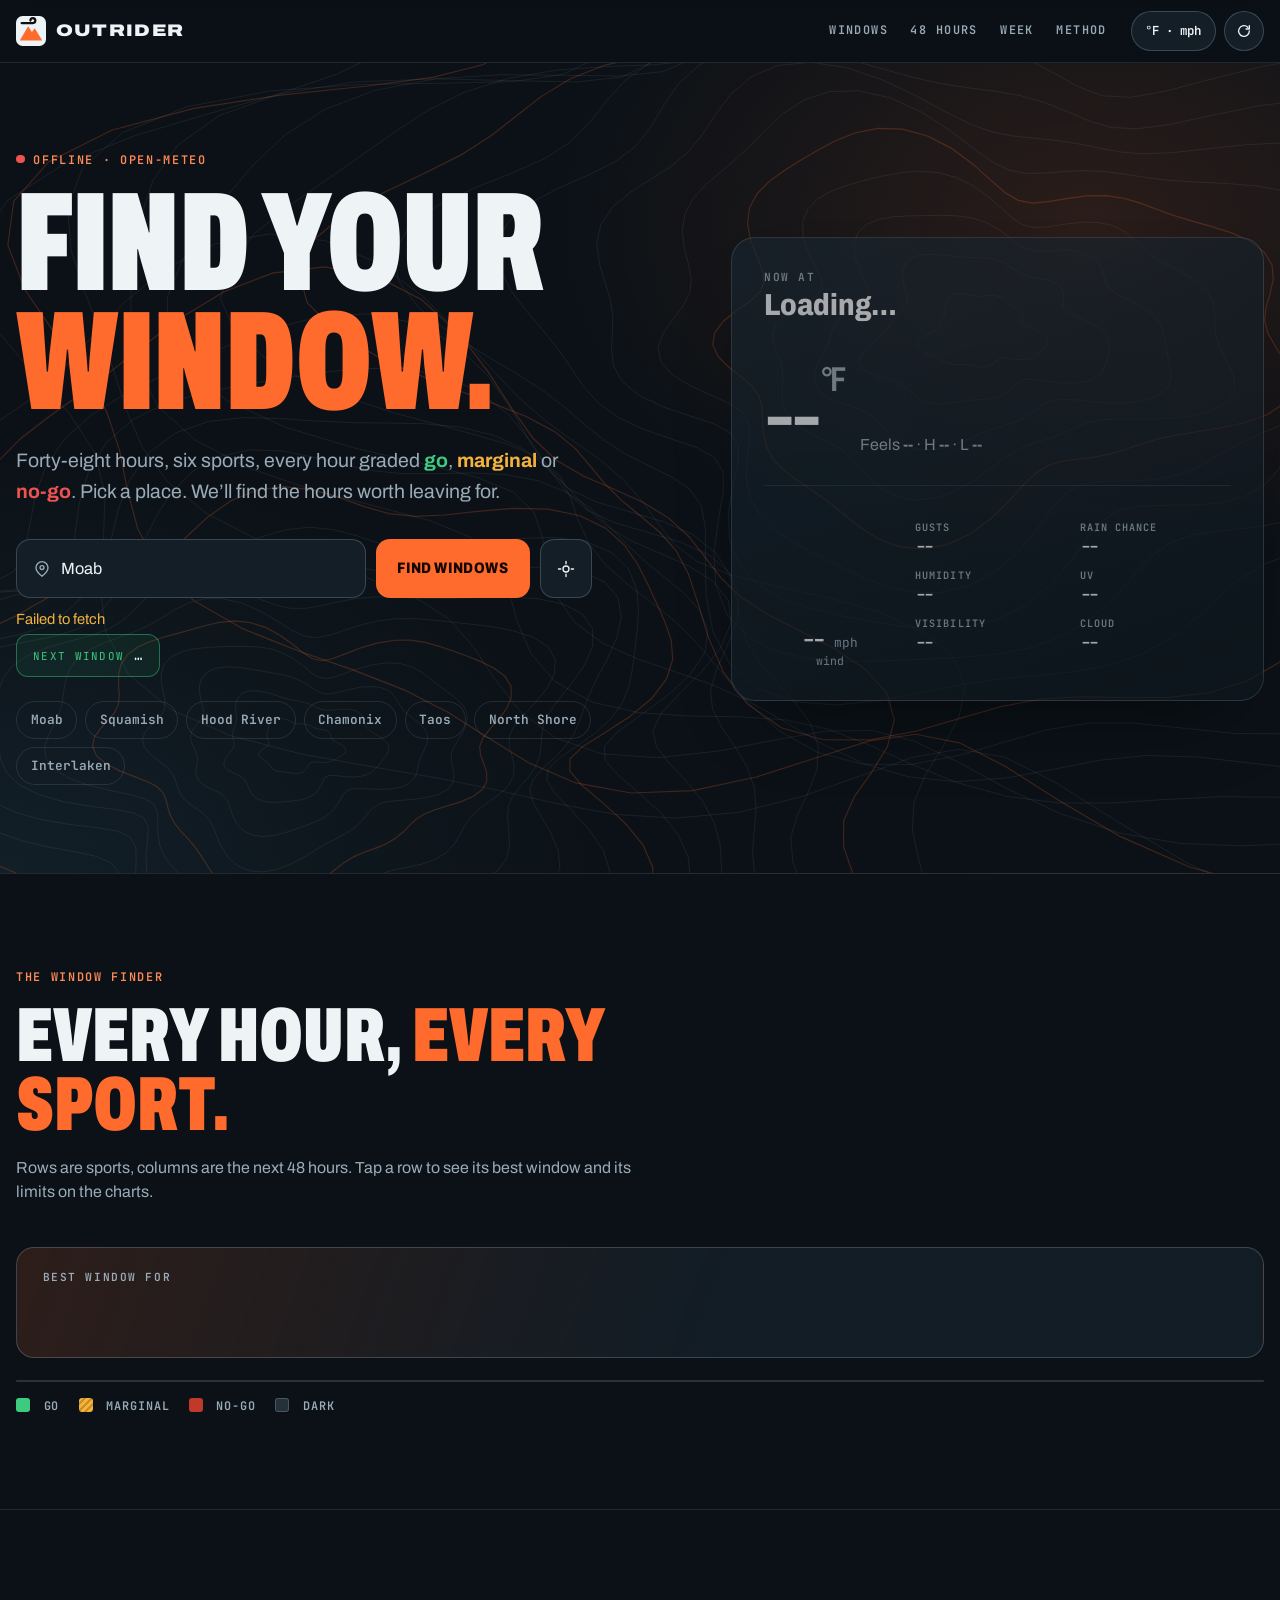
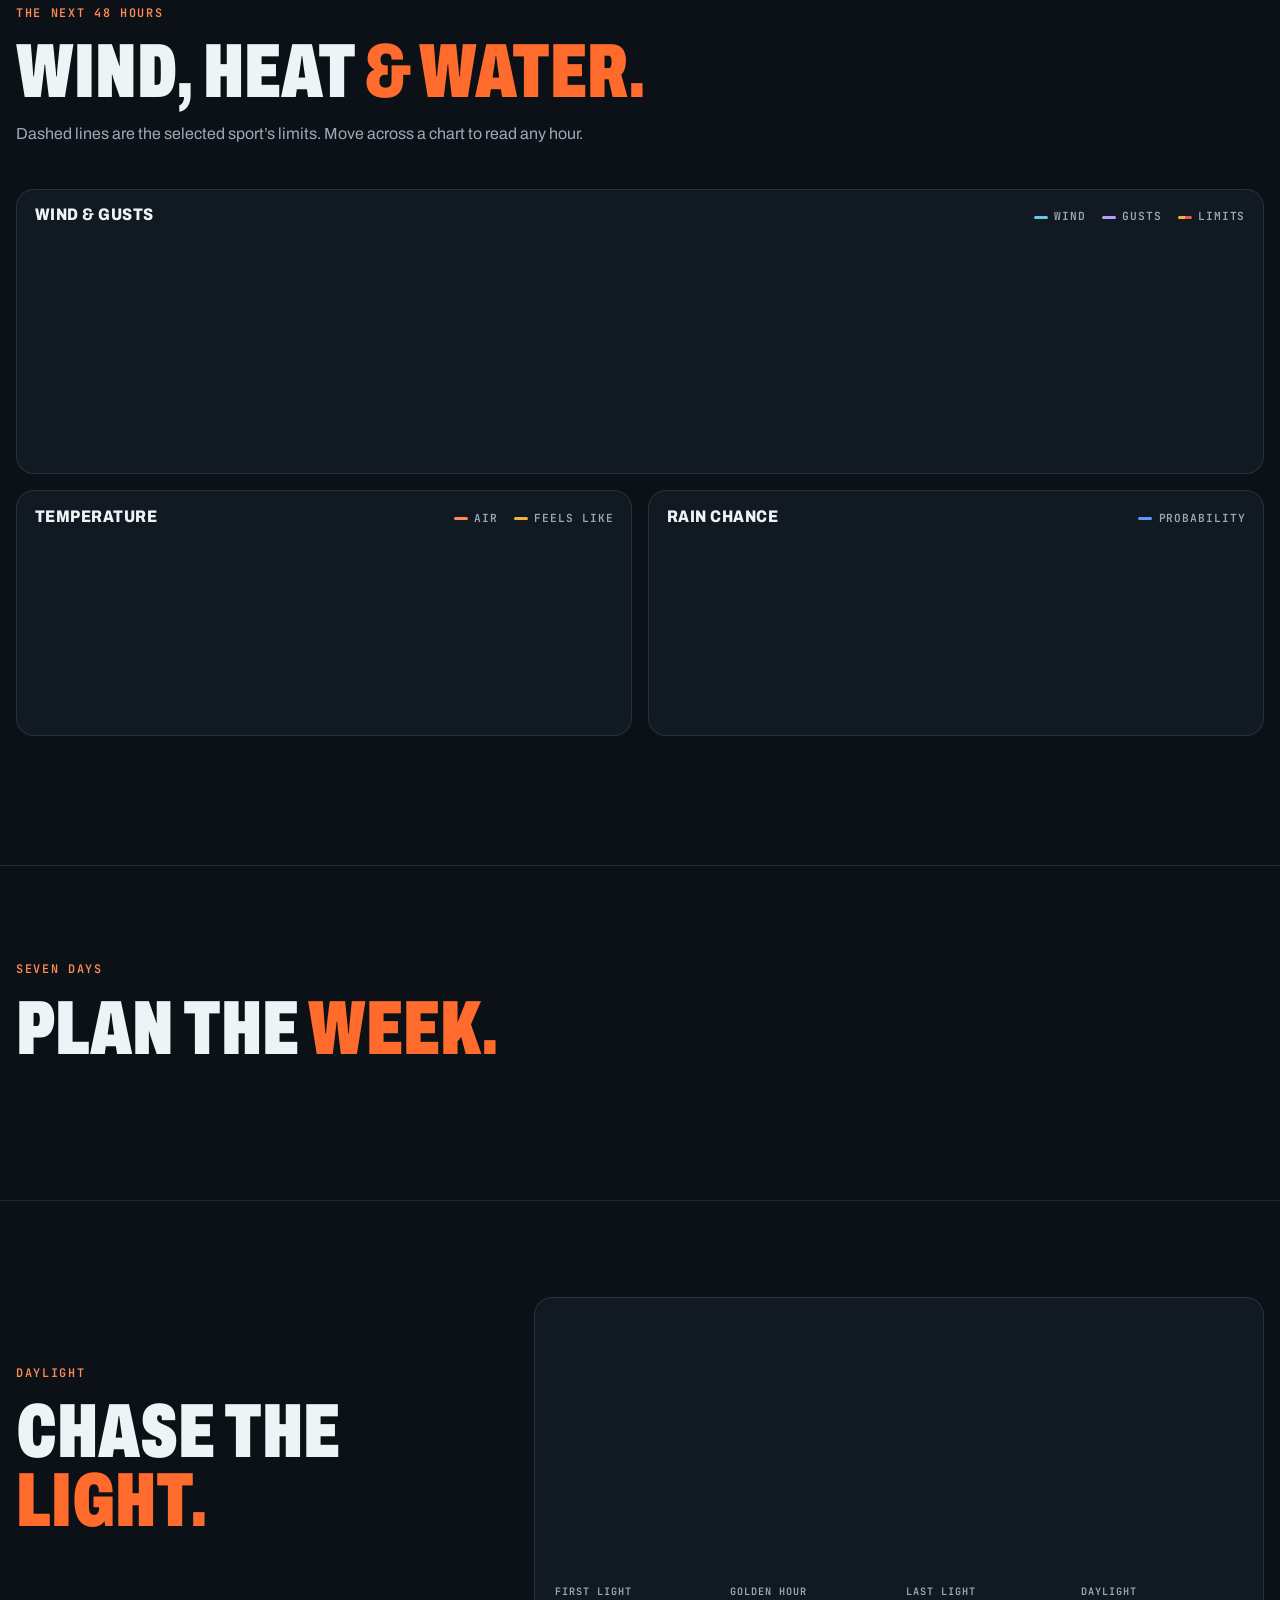
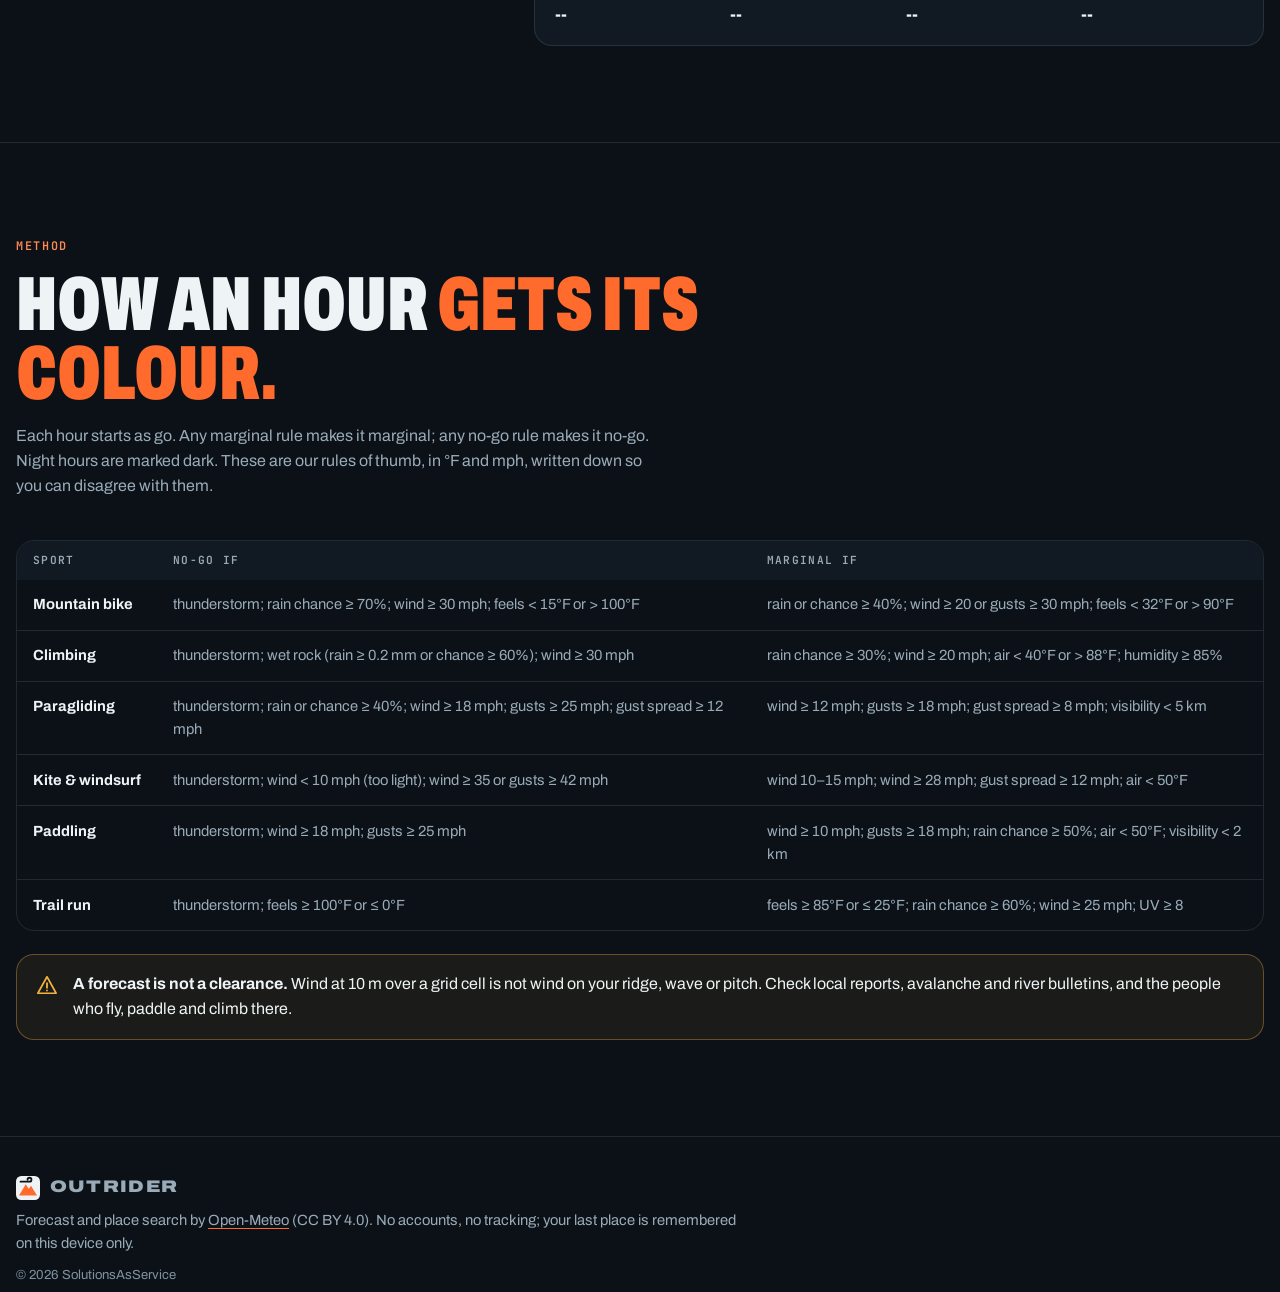
<file: index.html>
<!doctype html>
<html lang="en">
<head>
<meta charset="utf-8">
<meta name="viewport" content="width=device-width, initial-scale=1">
<title>Outrider</title>
<meta http-equiv="refresh" content="0; url=site/index.html">
<link rel="icon" href="site/favicon.svg" type="image/svg+xml">
<link rel="canonical" href="site/index.html">
</head>
<body>
<p><a href="site/index.html">Outrider — weather windows for outdoor sports</a></p>
</body>
</html>
</file>
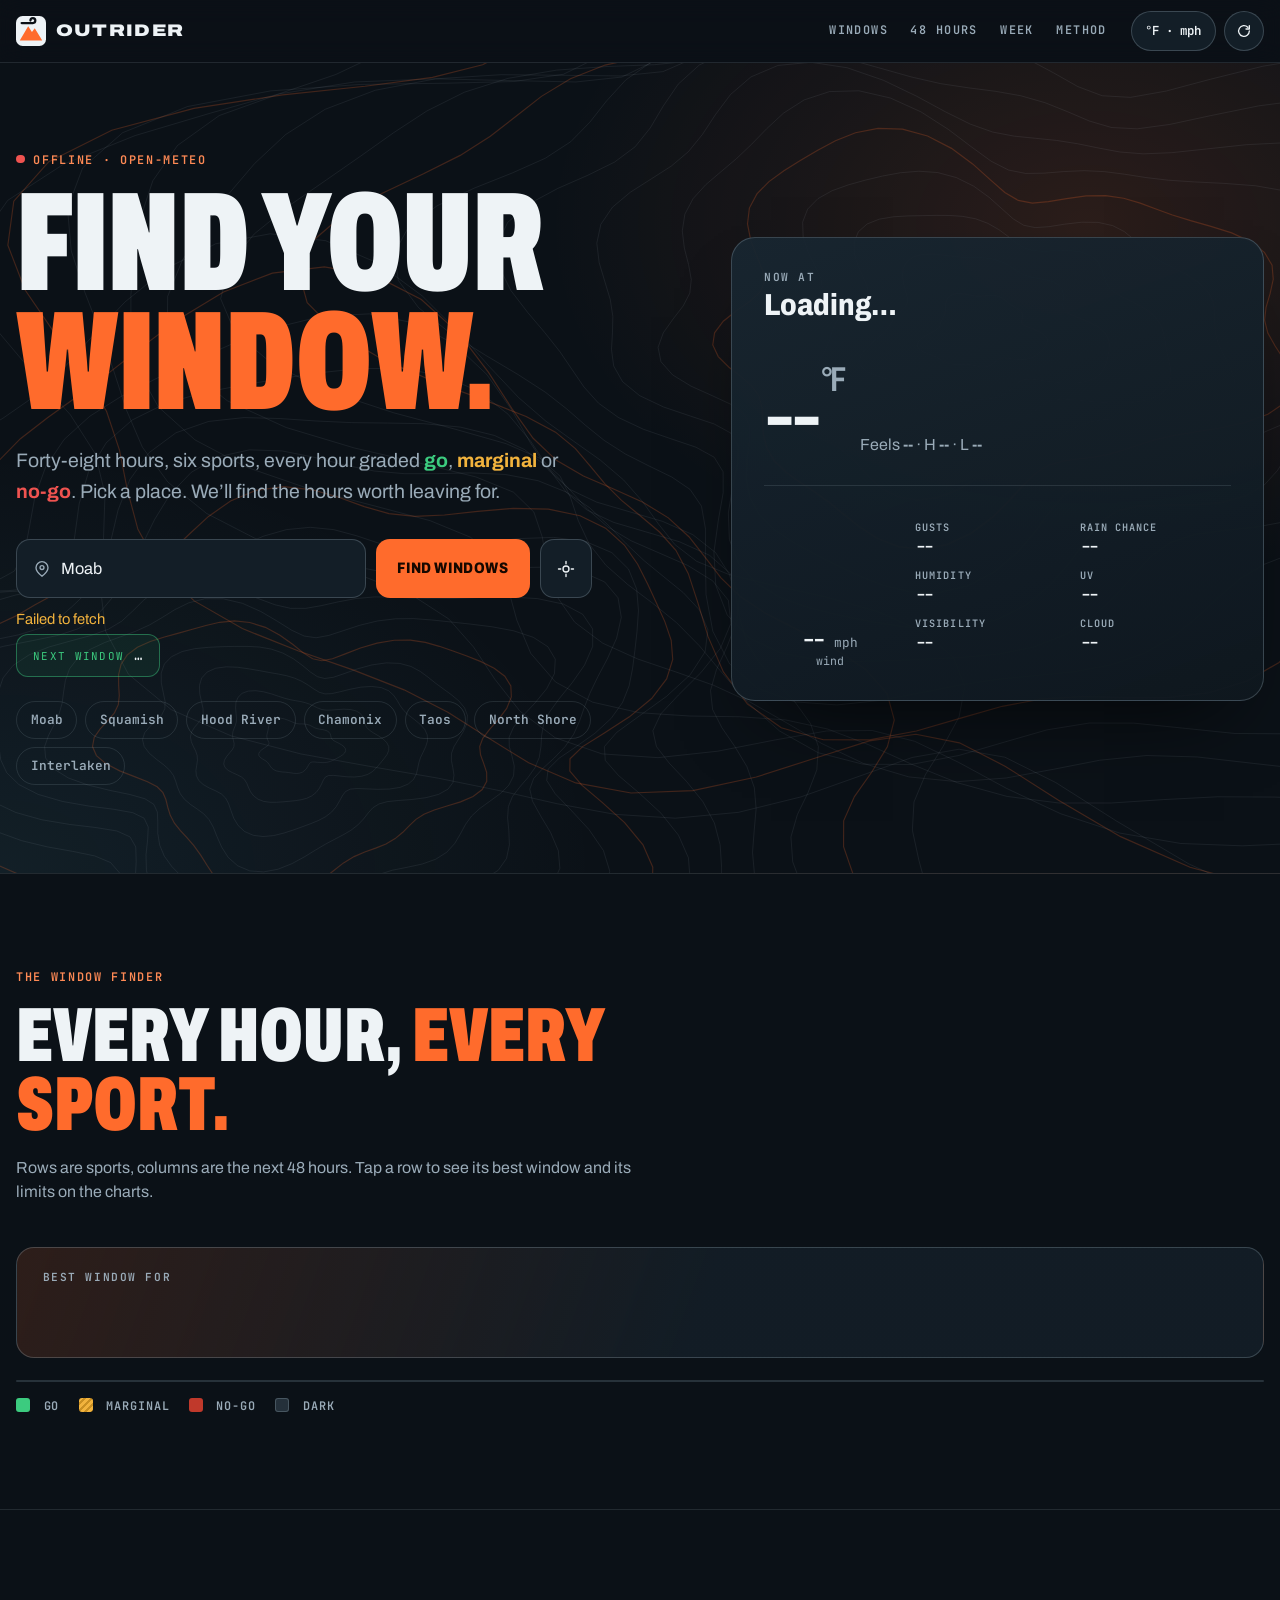
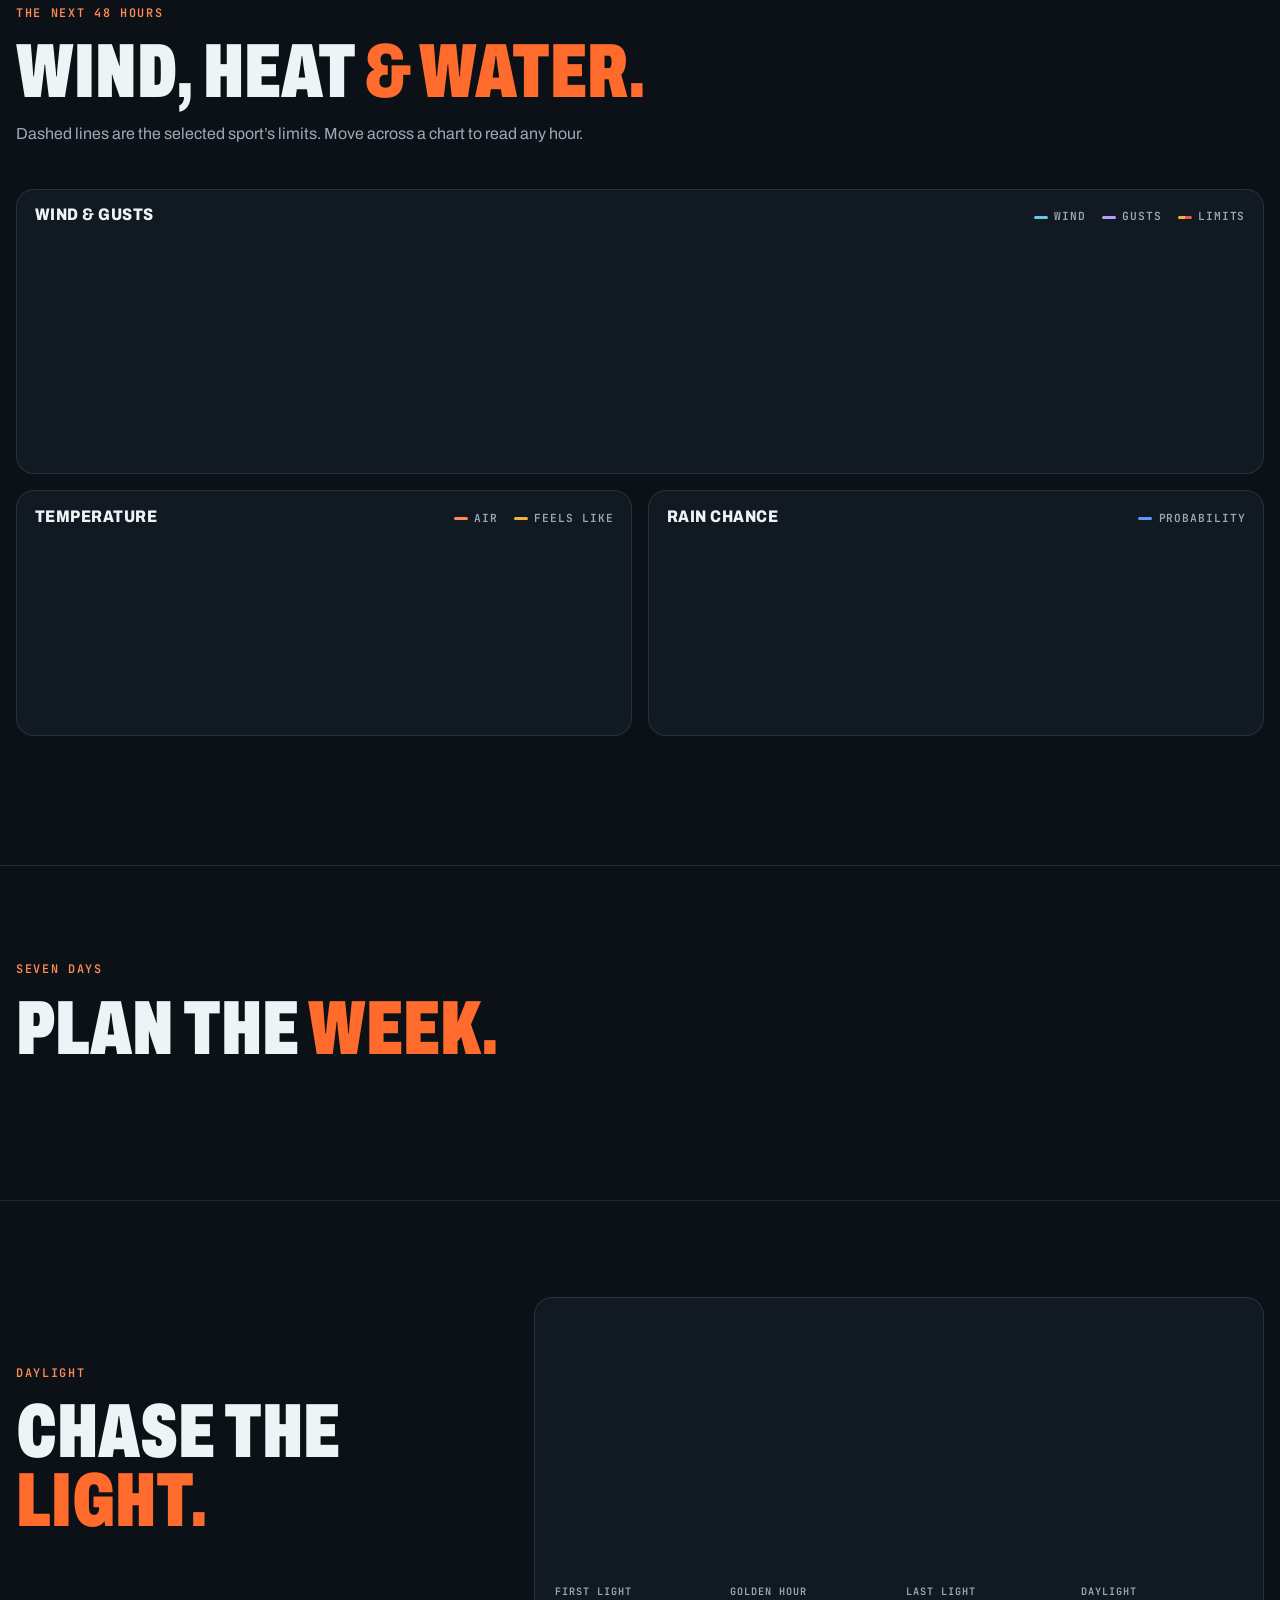
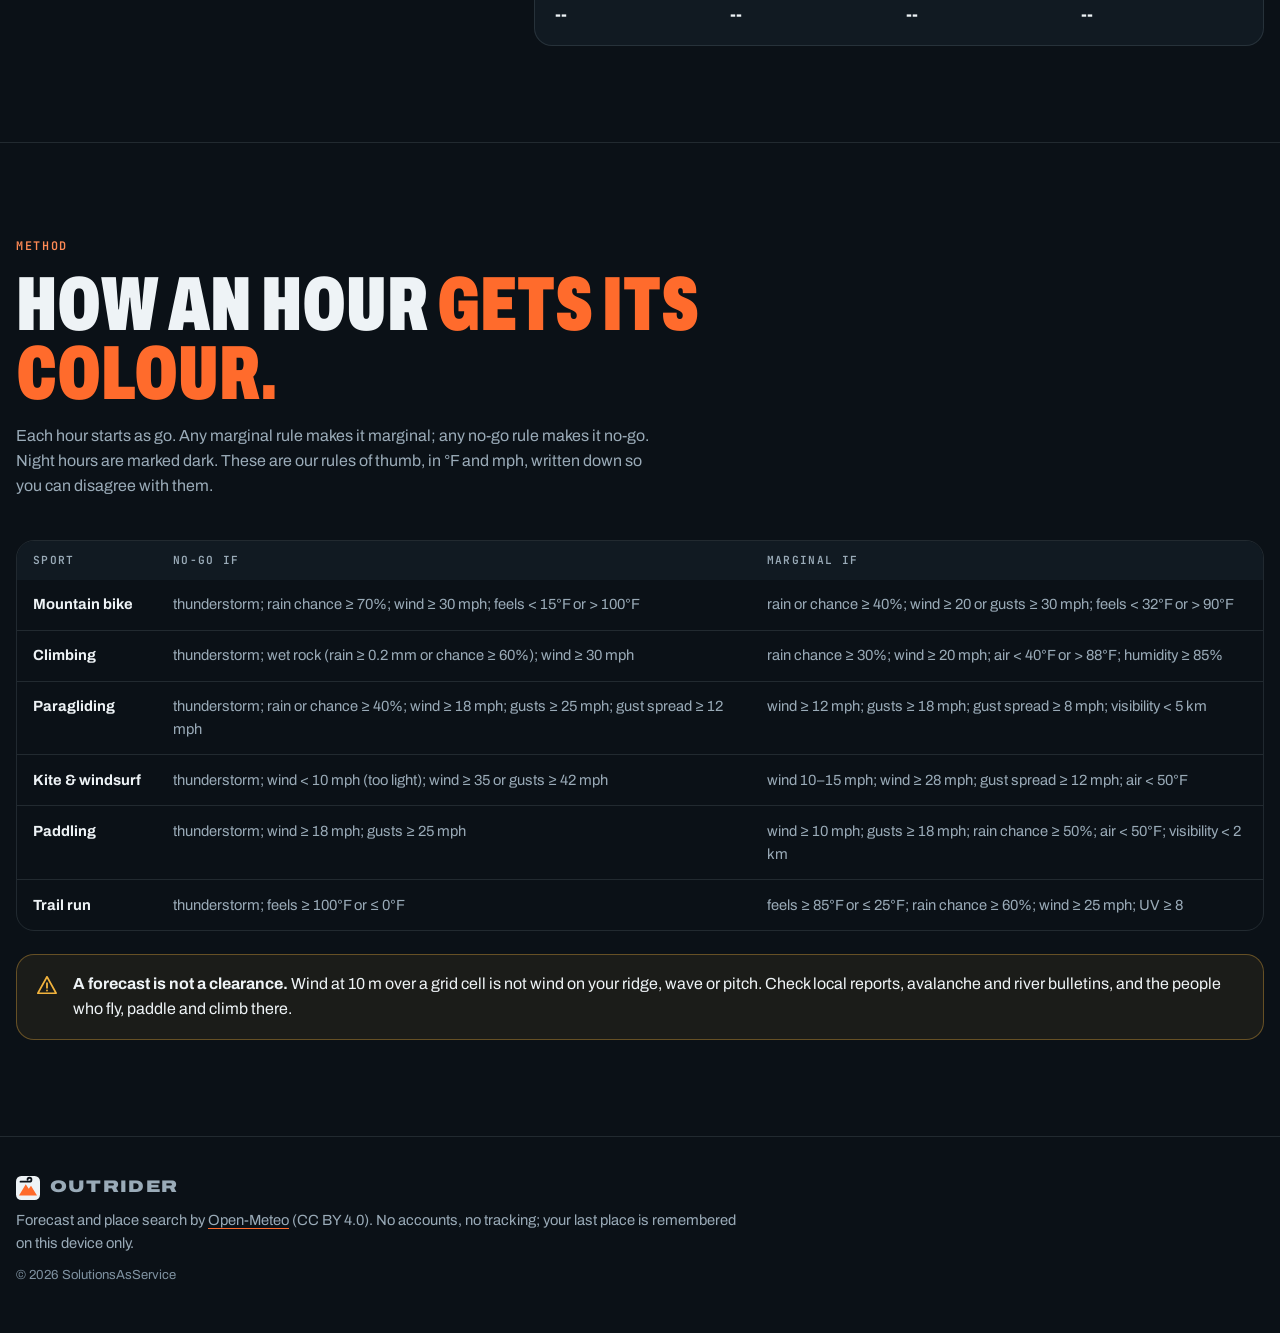
<file: site/index.html>
<!doctype html>
<html lang="en">
<head>
<meta charset="utf-8">
<meta name="viewport" content="width=device-width, initial-scale=1">
<title>Outrider — Find your weather window</title>
<meta name="description" content="Hour-by-hour go, marginal and no-go windows for mountain biking, climbing, paragliding, kiting, paddling and trail running, from live Open-Meteo forecasts.">
<meta name="theme-color" content="#0B1117">
<meta property="og:title" content="Outrider — Find your weather window">
<meta property="og:description" content="48 hours, six sports, every hour graded go, marginal or no-go.">
<link rel="icon" href="favicon.svg" type="image/svg+xml">
<link rel="preconnect" href="https://fonts.googleapis.com">
<link rel="preconnect" href="https://fonts.gstatic.com" crossorigin>
<link href="https://fonts.googleapis.com/css2?family=Archivo:wdth,wght@62..125,400..900&family=JetBrains+Mono:wght@400;600&display=swap" rel="stylesheet">
<link rel="preconnect" href="https://api.open-meteo.com">
<link rel="stylesheet" href="styles.css">
</head>
<body>
<a class="skip" href="#windows">Skip to the window finder</a>

<header class="top">
  <div class="top-in">
    <a class="brand" href="index.html" aria-label="Outrider, home">
      <img src="favicon.svg" alt="" width="30" height="30">
      <span>OUTRIDER</span>
    </a>
    <nav aria-label="Sections">
      <a href="#windows">Windows</a>
      <a href="#charts">48 hours</a>
      <a href="#week">Week</a>
      <a href="#method">Method</a>
    </nav>
    <div class="top-tools">
      <button class="chip" id="unit" type="button" aria-pressed="false" title="Switch units">°F · mph</button>
      <button class="chip chip-icon" id="refresh" type="button" aria-label="Refresh forecast">
        <svg viewBox="0 0 24 24" width="16" height="16" aria-hidden="true"><path d="M20 12a8 8 0 1 1-2.3-5.7M20 4v5h-5" fill="none" stroke="currentColor" stroke-width="2" stroke-linecap="round" stroke-linejoin="round"/></svg>
      </button>
    </div>
  </div>
</header>

<main>
  <!-- ================= HERO ================= -->
  <section class="hero" aria-labelledby="hero-title">
    <svg class="topo" id="topo" aria-hidden="true" focusable="false"></svg>
    <div class="hero-in">
      <div class="hero-copy">
        <p class="eyebrow"><span class="live" aria-hidden="true"></span> <span id="status">Live forecast</span> &middot; Open-Meteo</p>
        <h1 id="hero-title">Find your <em>window.</em></h1>
        <p class="lede">Forty-eight hours, six sports, every hour graded <b class="g">go</b>, <b class="m">marginal</b> or <b class="n">no-go</b>. Pick a place. We&rsquo;ll find the hours worth leaving for.</p>

        <form class="search" id="search" role="search">
          <label class="search-field">
            <span class="sr-only">Place</span>
            <svg viewBox="0 0 24 24" width="18" height="18" aria-hidden="true"><path d="M20 10.2c0 5.1-8 11.3-8 11.3S4 15.3 4 10.2a8 8 0 1 1 16 0Z" fill="none" stroke="currentColor" stroke-width="1.8"/><circle cx="12" cy="10" r="2.6" fill="none" stroke="currentColor" stroke-width="1.8"/></svg>
            <input id="q" name="q" type="text" autocomplete="off" spellcheck="false" placeholder="Town, crag, beach or trailhead" value="Moab">
          </label>
          <button class="btn btn-go" type="submit">Find windows</button>
          <button class="btn btn-ghost" id="locate" type="button" title="Use my location">
            <svg viewBox="0 0 24 24" width="18" height="18" aria-hidden="true"><circle cx="12" cy="12" r="4" fill="none" stroke="currentColor" stroke-width="1.8"/><path d="M12 2v3M12 19v3M2 12h3M19 12h3" stroke="currentColor" stroke-width="1.8" stroke-linecap="round"/></svg>
            <span class="sr-only">Use my location</span>
          </button>
        </form>
        <p class="err" id="err" role="alert"></p>
        <a class="next" id="next" href="#windows"><span>Next window</span> <b>&hellip;</b></a>
        <div class="spots" aria-label="Popular spots">
          <button type="button" data-q="Moab">Moab</button>
          <button type="button" data-q="Squamish">Squamish</button>
          <button type="button" data-q="Hood River">Hood River</button>
          <button type="button" data-q="Chamonix">Chamonix</button>
          <button type="button" data-q="Taos">Taos</button>
          <button type="button" data-q="Haleiwa">North Shore</button>
          <button type="button" data-q="Interlaken">Interlaken</button>
        </div>
      </div>

      <article class="now" aria-labelledby="now-place" aria-busy="true" id="now">
        <header class="now-head">
          <div>
            <p class="kicker">Now at</p>
            <h2 id="now-place">Loading&hellip;</h2>
            <p class="now-meta" id="now-meta">&nbsp;</p>
          </div>
          <div class="now-icon" id="now-icon" aria-hidden="true"></div>
        </header>
        <div class="now-main">
          <p class="temp"><span id="t">--</span><sup id="t-unit">°F</sup></p>
          <div class="now-cond">
            <p id="cond">&nbsp;</p>
            <p class="dim">Feels <b id="feels">--</b> &middot; H <b id="hi">--</b> &middot; L <b id="lo">--</b></p>
          </div>
        </div>
        <div class="now-grid">
          <figure class="dial" aria-labelledby="dial-cap">
            <svg viewBox="0 0 120 120" id="dial" aria-hidden="true"></svg>
            <figcaption id="dial-cap"><b id="wind">--</b> <span id="wind-u">mph</span><small id="wind-dir">wind</small></figcaption>
          </figure>
          <dl class="readouts">
            <div><dt>Gusts</dt><dd id="gust">--</dd></div>
            <div><dt>Rain chance</dt><dd id="pop">--</dd></div>
            <div><dt>Humidity</dt><dd id="rh">--</dd></div>
            <div><dt>UV</dt><dd id="uv">--</dd></div>
            <div><dt>Visibility</dt><dd id="vis">--</dd></div>
            <div><dt>Cloud</dt><dd id="cloud">--</dd></div>
          </dl>
        </div>
      </article>
    </div>
  </section>

  <!-- ================= WINDOW FINDER ================= -->
  <section id="windows" class="windows" aria-labelledby="win-title">
    <div class="wrap">
      <div class="sec-head">
        <p class="eyebrow">The window finder</p>
        <h2 id="win-title">Every hour, <em>every sport.</em></h2>
        <p class="sec-lede">Rows are sports, columns are the next 48 hours. Tap a row to see its best window and its limits on the charts.</p>
      </div>

      <div class="best" id="best" aria-live="polite">
        <div class="best-sport">
          <p class="kicker">Best window for</p>
          <p class="best-name" id="best-name">&nbsp;</p>
        </div>
        <div class="best-when">
          <p class="best-time" id="best-time">&nbsp;</p>
          <p class="best-why" id="best-why">&nbsp;</p>
        </div>
      </div>

      <div class="grid-wrap" id="grid-wrap">
        <div class="grid" id="grid" role="radiogroup" aria-label="Sports"></div>
      </div>
      <ul class="legend" aria-label="Legend">
        <li><i class="c-g"></i> Go</li>
        <li><i class="c-m"></i> Marginal</li>
        <li><i class="c-n"></i> No-go</li>
        <li><i class="c-d"></i> Dark</li>
      </ul>
    </div>
  </section>

  <!-- ================= CHARTS ================= -->
  <section id="charts" class="charts" aria-labelledby="charts-title">
    <div class="wrap">
      <div class="sec-head">
        <p class="eyebrow">The next 48 hours</p>
        <h2 id="charts-title">Wind, heat <em>&amp; water.</em></h2>
        <p class="sec-lede" id="charts-lede">Dashed lines are the selected sport&rsquo;s limits. Move across a chart to read any hour.</p>
      </div>
      <div class="chart-card">
        <div class="chart-head"><h3>Wind &amp; gusts</h3><p class="chart-key"><span class="k-wind">Wind</span> <span class="k-gust">Gusts</span> <span class="k-lim">Limits</span></p></div>
        <svg class="chart" id="c-wind" role="img" aria-label="Wind and gust chart"></svg>
      </div>
      <div class="chart-row">
        <div class="chart-card">
          <div class="chart-head"><h3>Temperature</h3><p class="chart-key"><span class="k-temp">Air</span> <span class="k-feel">Feels like</span></p></div>
          <svg class="chart" id="c-temp" role="img" aria-label="Temperature chart"></svg>
        </div>
        <div class="chart-card">
          <div class="chart-head"><h3>Rain chance</h3><p class="chart-key"><span class="k-pop">Probability</span></p></div>
          <svg class="chart" id="c-pop" role="img" aria-label="Rain probability chart"></svg>
        </div>
      </div>
      <p class="readout" id="readout" aria-live="polite">&nbsp;</p>
    </div>
  </section>

  <!-- ================= WEEK ================= -->
  <section id="week" class="week" aria-labelledby="week-title">
    <div class="wrap">
      <div class="sec-head">
        <p class="eyebrow">Seven days</p>
        <h2 id="week-title">Plan the <em>week.</em></h2>
      </div>
      <ol class="days" id="days"></ol>
    </div>
  </section>

  <!-- ================= LIGHT ================= -->
  <section class="light" aria-labelledby="light-title">
    <div class="wrap light-in">
      <div class="sec-head">
        <p class="eyebrow">Daylight</p>
        <h2 id="light-title">Chase the <em>light.</em></h2>
      </div>
      <div class="sun" id="sun">
        <svg viewBox="0 0 600 220" id="sun-arc" aria-hidden="true"></svg>
        <dl class="sun-times">
          <div><dt>First light</dt><dd id="sunrise">--</dd></div>
          <div><dt>Golden hour</dt><dd id="golden">--</dd></div>
          <div><dt>Last light</dt><dd id="sunset">--</dd></div>
          <div><dt>Daylight</dt><dd id="daylen">--</dd></div>
        </dl>
      </div>
    </div>
  </section>

  <!-- ================= METHOD ================= -->
  <section id="method" class="method" aria-labelledby="method-title">
    <div class="wrap">
      <div class="sec-head">
        <p class="eyebrow">Method</p>
        <h2 id="method-title">How an hour <em>gets its colour.</em></h2>
        <p class="sec-lede">Each hour starts as go. Any marginal rule makes it marginal; any no-go rule makes it no-go. Night hours are marked dark. These are our rules of thumb, in °F and mph, written down so you can disagree with them.</p>
      </div>
      <div class="table-wrap">
        <table class="rules" id="rules">
          <caption class="sr-only">Rules per sport</caption>
          <thead><tr><th scope="col">Sport</th><th scope="col">No-go if</th><th scope="col">Marginal if</th></tr></thead>
          <tbody></tbody>
        </table>
      </div>
      <aside class="warn">
        <svg viewBox="0 0 24 24" width="22" height="22" aria-hidden="true"><path d="M12 3 2 21h20L12 3Z" fill="none" stroke="currentColor" stroke-width="1.8" stroke-linejoin="round"/><path d="M12 10v5M12 18v.01" stroke="currentColor" stroke-width="2" stroke-linecap="round"/></svg>
        <p><strong>A forecast is not a clearance.</strong> Wind at 10&nbsp;m over a grid cell is not wind on your ridge, wave or pitch. Check local reports, avalanche and river bulletins, and the people who fly, paddle and climb there.</p>
      </aside>
    </div>
  </section>
</main>

<footer class="foot">
  <div class="wrap foot-in">
    <a class="brand" href="index.html" aria-label="Outrider, home"><img src="favicon.svg" alt="" width="24" height="24"><span>OUTRIDER</span></a>
    <p>Forecast and place search by <a href="https://open-meteo.com/" rel="noopener">Open-Meteo</a> (CC BY 4.0). No accounts, no tracking; your last place is remembered on this device only.</p>
    <p class="small">&copy; 2026 SolutionsAsService</p>
  </div>
</footer>

<script src="app.js" defer></script>
</body>
</html>
</file>
<file: site/styles.css>
/* Outrider — an instrument for leaving the house. Night slate, rescue orange, a safety scale. */

:root {
  --bg: #0B1117;
  --bg-2: #111A22;
  --panel: #131E27;
  --panel-2: #182631;
  --line: rgba(196, 216, 230, .12);
  --line-2: rgba(196, 216, 230, .22);
  --text: #EEF3F6;
  --dim: #9AABB8;
  --faint: #7F92A1;
  --orange: #FF6B2C;
  --orange-ink: #FF8A55;
  --go: #3CCB7F;
  --marg: #F2B33D;
  --nogo: #EF5350;
  --nogo-cell: #C0392B;
  --dark: #24303A;
  --wind: #6CC6E8;
  --gust: #B79CFF;
  --temp: #FF8A55;
  --feel: #F2B33D;
  --pop: #5B9BFF;
  --display: "Archivo", "Arial Narrow", system-ui, sans-serif;
  --body: "Archivo", system-ui, -apple-system, "Segoe UI", sans-serif;
  --mono: "JetBrains Mono", ui-monospace, "Cascadia Mono", Consolas, monospace;
  --r: 18px;
  color-scheme: dark;
}

*, *::before, *::after { box-sizing: border-box; }
html { scroll-behavior: smooth; scroll-padding-top: 76px; }
@media (prefers-reduced-motion: reduce) {
  html { scroll-behavior: auto; }
  *, *::before, *::after { animation: none !important; transition: none !important; }
}
body {
  margin: 0; background: var(--bg); color: var(--text);
  font: 400 1rem/1.55 var(--body); font-variation-settings: "wdth" 100;
  -webkit-font-smoothing: antialiased; overflow-x: hidden;
}
a { color: inherit; text-decoration-color: var(--orange); text-underline-offset: .2em; }
button, input { font: inherit; color: inherit; }
button { cursor: pointer; }
:focus-visible { outline: 3px solid var(--orange); outline-offset: 3px; border-radius: 6px; }
.sr-only { position: absolute; width: 1px; height: 1px; overflow: hidden; clip: rect(0 0 0 0); white-space: nowrap; }
.skip { position: absolute; left: 16px; top: -60px; z-index: 60; padding: .55rem .9rem; border-radius: 8px; background: var(--orange); color: #140700; font-weight: 700; }
.skip:focus { top: 12px; }
.wrap { max-width: 1280px; margin: 0 auto; padding: 0 16px; }

.eyebrow { margin: 0 0 1rem; font: 600 .74rem/1.3 var(--mono); letter-spacing: .14em; text-transform: uppercase; color: var(--orange-ink); }
.kicker { margin: 0; font: 600 .7rem/1.3 var(--mono); letter-spacing: .14em; text-transform: uppercase; color: var(--dim); }
.dim { color: var(--dim); }
em { font-style: normal; color: var(--orange); }
b.g { color: var(--go); } b.m { color: var(--marg); } b.n { color: var(--nogo); }

/* ---------- top bar ---------- */
.top { position: sticky; top: 0; z-index: 40; background: rgba(11, 17, 23, .82); -webkit-backdrop-filter: blur(12px); backdrop-filter: blur(12px); border-bottom: 1px solid var(--line); }
.top-in { max-width: 1280px; margin: 0 auto; padding: .7rem 16px; display: flex; align-items: center; gap: 1.5rem; }
.brand { display: inline-flex; align-items: center; gap: .6rem; text-decoration: none; font: 900 1.05rem/1 var(--display); font-variation-settings: "wdth" 125; letter-spacing: .08em; }
.top nav { display: flex; gap: 1.4rem; margin-left: auto; }
.top nav a { text-decoration: none; font: 600 .74rem/1 var(--mono); letter-spacing: .12em; text-transform: uppercase; color: var(--dim); padding: .6rem 0; }
.top nav a:hover { color: var(--text); }
.top-tools { display: flex; gap: .5rem; }
.chip { min-height: 40px; padding: .45rem .85rem; border-radius: 999px; border: 1px solid var(--line-2); background: var(--panel); font: 600 .78rem/1 var(--mono); }
.chip:hover { border-color: var(--orange); }
.chip-icon { width: 40px; padding: 0; display: grid; place-items: center; }
.chip-icon.spin svg { animation: spin .8s linear infinite; }
@keyframes spin { to { transform: rotate(360deg); } }
@media (max-width: 760px) { .top nav { display: none; } .top-tools { margin-left: auto; } }

/* ---------- hero ---------- */
.hero { position: relative; overflow: hidden; border-bottom: 1px solid var(--line);
  background: radial-gradient(900px 600px at 85% 20%, rgba(255, 107, 44, .13), transparent 60%), radial-gradient(1000px 700px at 0% 100%, rgba(108, 198, 232, .08), transparent 60%), var(--bg); }
.topo { position: absolute; inset: 0; width: 100%; height: 100%; pointer-events: none; }
.topo path { fill: none; stroke: rgba(196, 216, 230, .09); stroke-width: 1; }
.topo path.idx { stroke: rgba(255, 107, 44, .22); stroke-width: 1.3; }
.hero-in { position: relative; max-width: 1280px; margin: 0 auto; padding: clamp(2.5rem, 7vw, 6rem) 16px clamp(3rem, 7vw, 5.5rem);
  display: grid; grid-template-columns: minmax(0, 1.1fr) minmax(0, .9fr); gap: clamp(2rem, 5vw, 4.5rem); align-items: center; }
@media (max-width: 960px) { .hero-in { grid-template-columns: minmax(0, 1fr); } }
.live { display: inline-block; width: .55rem; height: .55rem; border-radius: 50%; background: var(--go); box-shadow: 0 0 0 0 rgba(60, 203, 127, .6); animation: ping 2s infinite; vertical-align: .05em; }
.live.off { background: var(--nogo); animation: none; }
@keyframes ping { 70% { box-shadow: 0 0 0 9px rgba(60, 203, 127, 0); } 100% { box-shadow: 0 0 0 0 rgba(60, 203, 127, 0); } }
.hero h1 { margin: 0; font: 900 clamp(3.6rem, 11vw, 9.5rem)/.84 var(--display); font-variation-settings: "wdth" 62; text-transform: uppercase; letter-spacing: -.01em; }
.hero h1 em { display: block; }
.lede { max-width: 34rem; margin: 1.6rem 0 2rem; font-size: clamp(1.05rem, 1.7vw, 1.22rem); color: var(--dim); }

.search { display: flex; gap: .6rem; max-width: 36rem; }
.search-field { flex: 1; min-width: 0; display: flex; align-items: center; gap: .6rem; padding: 0 1rem; border-radius: 14px; border: 1px solid var(--line-2); background: var(--panel); color: var(--dim); }
.search-field:focus-within { border-color: var(--orange); }
.search-field input { flex: 1; min-width: 0; border: 0; outline: 0; background: transparent; padding: 1rem 0; font-size: 1.02rem; color: var(--text); }
.search-field input::placeholder { color: var(--faint); }
.btn { min-height: 52px; padding: 0 1.3rem; border-radius: 14px; border: 1px solid transparent; display: inline-flex; align-items: center; justify-content: center; gap: .5rem;
  font: 800 .95rem/1 var(--display); font-variation-settings: "wdth" 85; letter-spacing: .04em; text-transform: uppercase; transition: transform .15s, background-color .15s; }
.btn:hover { transform: translateY(-1px); }
.btn-go { background: var(--orange); color: #160800; }
.btn-go:hover { background: #FF8248; }
.btn-ghost { width: 52px; padding: 0; background: var(--panel); border-color: var(--line-2); }
.btn-ghost:hover { border-color: var(--orange); }
@media (max-width: 480px) { .btn-go { padding: 0 .9rem; font-size: .85rem; } }
.err { min-height: 1.4em; margin: .6rem 0 0; color: var(--marg); font-size: .92rem; }
.spots { display: flex; flex-wrap: wrap; gap: .5rem; margin-top: .4rem; }
.spots button { min-height: 38px; padding: .4rem .85rem; border-radius: 999px; border: 1px solid var(--line); background: transparent; color: var(--dim); font: 600 .8rem/1 var(--mono); }
.spots button:hover, .spots button[aria-current="true"] { border-color: var(--orange); color: var(--text); }

/* ---------- now card ---------- */
.now { position: relative; border-radius: 24px; padding: clamp(1.3rem, 3vw, 2rem); border: 1px solid var(--line-2);
  background: linear-gradient(160deg, rgba(24, 38, 49, .94), rgba(15, 24, 31, .96)); box-shadow: 0 40px 80px -40px rgba(0, 0, 0, .8); transition: opacity .25s; }
.now[aria-busy="true"] { opacity: .65; }
.now-head { display: flex; justify-content: space-between; gap: 1rem; }
.now-head h2 { margin: .3rem 0 0; font: 800 clamp(1.4rem, 2.6vw, 1.9rem)/1.05 var(--display); font-variation-settings: "wdth" 85; overflow-wrap: anywhere; }
.now-meta { margin: .35rem 0 0; font: 400 .78rem/1.4 var(--mono); color: var(--dim); }
.now-icon { flex: none; width: 76px; height: 76px; color: var(--text); }
.now-icon svg { width: 100%; height: 100%; }
.now-main { display: flex; align-items: flex-end; gap: 1.2rem; margin: 1.2rem 0 1.4rem; flex-wrap: wrap; }
.temp { margin: 0; font: 300 clamp(4.6rem, 10vw, 7.2rem)/.85 var(--display); font-variation-settings: "wdth" 75; letter-spacing: -.04em; }
.temp sup { font-size: .3em; font-weight: 600; vertical-align: top; margin-left: .1em; color: var(--dim); }
.now-cond p { margin: 0 0 .3rem; }
.now-cond p:first-child { font-weight: 700; font-size: 1.15rem; }
.now-grid { display: grid; grid-template-columns: 132px minmax(0, 1fr); gap: 1.2rem; align-items: center; padding-top: 1.2rem; border-top: 1px solid var(--line); }

.dial { margin: 0; display: grid; justify-items: center; gap: .3rem; }
.dial svg { width: 120px; height: 120px; }
.dial figcaption { text-align: center; font: 400 .8rem/1.2 var(--mono); color: var(--dim); }
.dial figcaption b { font: 700 1.3rem/1 var(--mono); color: var(--text); }
.dial figcaption small { display: block; margin-top: .2rem; font-size: .72rem; }
.readouts { margin: 0; display: grid; grid-template-columns: repeat(2, minmax(0, 1fr)); gap: .9rem .8rem; }
.readouts dt { font: 600 .64rem/1.2 var(--mono); letter-spacing: .1em; text-transform: uppercase; color: var(--dim); }
.readouts dd { margin: .25rem 0 0; white-space: nowrap; font: 600 1rem/1.1 var(--mono); font-variant-numeric: tabular-nums; }

/* ---------- sections ---------- */
.windows, .charts, .week, .light, .method { padding: clamp(3.5rem, 8vw, 6rem) 0; border-bottom: 1px solid var(--line); }
.sec-head { max-width: 46rem; margin-bottom: clamp(1.6rem, 4vw, 2.6rem); }
.sec-head h2 { margin: 0; font: 900 clamp(2.4rem, 6.4vw, 4.8rem)/.9 var(--display); font-variation-settings: "wdth" 65; text-transform: uppercase; }
.sec-lede { margin: 1rem 0 0; color: var(--dim); max-width: 40rem; }

/* ---------- best window callout ---------- */
.best { display: grid; grid-template-columns: minmax(0, .8fr) minmax(0, 1.2fr); gap: 1rem 2rem; align-items: end; padding: 1.4rem 1.6rem; margin-bottom: 1.4rem;
  border-radius: var(--r); border: 1px solid var(--line-2); background: linear-gradient(110deg, rgba(255, 107, 44, .14), rgba(19, 30, 39, .9) 55%); }
@media (max-width: 700px) { .best { grid-template-columns: minmax(0, 1fr); } }
.best p { margin: 0; }
.best-name { margin-top: .3rem !important; font: 900 clamp(1.8rem, 4vw, 2.8rem)/1 var(--display); font-variation-settings: "wdth" 70; text-transform: uppercase; }
.best-time { font: 700 clamp(1.25rem, 2.6vw, 1.7rem)/1.15 var(--display); font-variation-settings: "wdth" 85; }
.best-time.none { color: var(--marg); }
.best-why { margin-top: .35rem !important; color: var(--dim); font-size: .95rem; }

/* ---------- the grid ---------- */
.grid-wrap { overflow-x: auto; border-radius: var(--r); border: 1px solid var(--line); background: var(--bg-2); -webkit-overflow-scrolling: touch; }
.grid { position: relative; display: grid; grid-template-columns: 9.5rem repeat(48, minmax(20px, 1fr)); min-width: calc(9.5rem + 48 * 20px); }
.g-day { grid-row: 1; padding: .6rem .4rem .2rem; font: 600 .7rem/1 var(--mono); letter-spacing: .08em; text-transform: uppercase; color: var(--text); border-left: 1px solid var(--line-2); white-space: nowrap; }
.g-hour { grid-row: 2; padding: .2rem 0 .5rem; text-align: center; font: 400 .62rem/1 var(--mono); color: var(--faint); }
.g-corner { grid-column: 1; position: sticky; left: 0; z-index: 2; background: var(--bg-2); }
.g-row { display: contents; }
.g-name { grid-column: 1; position: sticky; left: 0; z-index: 2; display: flex; align-items: center; gap: .55rem; min-height: 46px; padding: 0 .8rem;
  border: 0; border-top: 1px solid var(--line); background: var(--bg-2); color: var(--dim); text-align: left; font: 700 .86rem/1.1 var(--body); }
.g-name svg { flex: none; width: 20px; height: 20px; }
.g-name:hover { color: var(--text); }
.g-name[aria-checked="true"] { color: var(--text); background: var(--panel-2); box-shadow: inset 3px 0 0 var(--orange); }
.g-cell { border-top: 1px solid var(--line); border-left: 1px solid rgba(11, 17, 23, .6); min-height: 46px; position: relative; }
.g-cell.c-g { background: var(--go); }
/* marginal carries a hatch and no-go is darker, so the scale reads without colour */
.g-cell.c-m { background: repeating-linear-gradient(135deg, var(--marg) 0 4px, #C98F22 4px 7px); }
.g-cell.c-n { background: var(--nogo-cell); }
.g-cell.c-d { background: var(--dark); }
.g-cell.c-n::before { content: "\00d7"; position: absolute; inset: 0; display: grid; place-items: center; color: rgba(11, 17, 23, .6); font: 700 12px/1 var(--mono); }
.g-cell.best-mark::after { content: ""; position: absolute; left: 0; right: 0; top: 6px; bottom: 6px; border-top: 2px solid #0B1117; border-bottom: 2px solid #0B1117; }
.g-cell.daystart { border-left: 1px solid var(--line-2); }
.legend { list-style: none; display: flex; flex-wrap: wrap; gap: 1.2rem; padding: 0; margin: 1rem 0 0; font: 600 .74rem/1 var(--mono); letter-spacing: .08em; text-transform: uppercase; color: var(--dim); }
.legend i { display: inline-block; width: 14px; height: 14px; border-radius: 3px; vertical-align: -2px; margin-right: .35rem; }
.legend .c-g { background: var(--go); } .legend .c-m { background: repeating-linear-gradient(135deg, var(--marg) 0 3px, #C98F22 3px 5px); } .legend .c-n { background: var(--nogo-cell); } .legend .c-d { background: var(--dark); border: 1px solid var(--line-2); }

/* ---------- charts ---------- */
.chart-card { border-radius: var(--r); border: 1px solid var(--line); background: var(--bg-2); padding: 1.1rem 1.1rem .6rem; }
.chart-row { display: grid; grid-template-columns: minmax(0, 1fr) minmax(0, 1fr); gap: 1rem; margin-top: 1rem; }
@media (max-width: 820px) { .chart-row { grid-template-columns: minmax(0, 1fr); } }
.chart-head { display: flex; justify-content: space-between; align-items: baseline; gap: 1rem; flex-wrap: wrap; }
.chart-head h3 { margin: 0; font: 800 1.05rem/1 var(--display); font-variation-settings: "wdth" 85; text-transform: uppercase; letter-spacing: .03em; }
.chart-key { margin: 0; display: flex; gap: 1rem; font: 600 .7rem/1 var(--mono); letter-spacing: .08em; text-transform: uppercase; color: var(--dim); }
.chart-key span::before { content: ""; display: inline-block; width: 14px; height: 3px; margin-right: .4rem; vertical-align: middle; border-radius: 2px; }
.k-wind::before { background: var(--wind); } .k-gust::before { background: var(--gust); } .k-lim::before { background: linear-gradient(90deg, var(--marg) 50%, var(--nogo) 50%); }
.k-temp::before { background: var(--temp); } .k-feel::before { background: var(--feel); } .k-pop::before { background: var(--pop); }
.chart { display: block; width: 100%; height: 230px; margin-top: .6rem; touch-action: pan-y; }
.chart-row .chart { height: 190px; }
.chart .night { fill: rgba(196, 216, 230, .045); }
.chart .gridline { stroke: var(--line); stroke-width: 1; }
.chart .axis { fill: var(--faint); font: 400 10px var(--mono); }
.chart .axis.day { fill: var(--dim); font-weight: 600; }
.chart .l-wind { fill: none; stroke: var(--wind); stroke-width: 2.4; stroke-linejoin: round; }
.chart .a-gust { fill: rgba(183, 156, 255, .16); stroke: var(--gust); stroke-width: 1.4; }
.chart .l-temp { fill: none; stroke: var(--temp); stroke-width: 2.4; }
.chart .l-feel { fill: none; stroke: var(--feel); stroke-width: 1.6; stroke-dasharray: 4 4; }
.chart .b-pop { fill: var(--pop); opacity: .75; }
.chart .lim { stroke-width: 1.4; }
.chart .lim.lim-m { stroke: var(--marg); stroke-dasharray: 5 5; }
.chart .lim.lim-n { stroke: var(--nogo); }
.chart .lim-t { font: 600 10px var(--mono); }
.chart .lim-t.lim-m { fill: var(--marg); }
.chart .lim-t.lim-n { fill: var(--nogo); }
.chart .cursor { stroke: var(--text); stroke-width: 1; opacity: .55; }
.chart .dot { stroke: var(--bg); stroke-width: 2; }
.readout { margin: .9rem 0 0; min-height: 1.4em; font: 400 .85rem/1.4 var(--mono); color: var(--dim); }
.readout b { color: var(--text); }

/* ---------- week ---------- */
.days { list-style: none; margin: 0; padding: 0; display: grid; grid-template-columns: repeat(7, minmax(0, 1fr)); gap: .7rem; }
@media (max-width: 1000px) { .days { grid-template-columns: repeat(4, minmax(0, 1fr)); } }
@media (max-width: 560px) { .days { grid-template-columns: repeat(2, minmax(0, 1fr)); } }
.day { padding: 1rem .9rem 1.1rem; border-radius: var(--r); border: 1px solid var(--line); background: var(--bg-2); display: grid; gap: .45rem; align-content: start; }
.day.today { border-color: rgba(255, 107, 44, .6); }
.day-name { margin: 0; font: 700 .74rem/1 var(--mono); letter-spacing: .1em; text-transform: uppercase; color: var(--dim); }
.day-icon { width: 46px; height: 46px; color: var(--text); }
.day-t { margin: 0; font: 700 1.5rem/1 var(--display); font-variation-settings: "wdth" 80; }
.day-t span { color: var(--dim); font-weight: 400; font-size: 1.05rem; }
.day-meta { margin: 0; font: 400 .74rem/1.45 var(--mono); color: var(--dim); }
.day-top { margin: .2rem 0 0; padding-top: .55rem; border-top: 1px solid var(--line); font: 600 .74rem/1.35 var(--mono); }
.day-top b { display: block; font: 400 .64rem/1.2 var(--mono); letter-spacing: .1em; text-transform: uppercase; color: var(--faint); margin-bottom: .2rem; }

/* ---------- light ---------- */
.light-in { display: grid; grid-template-columns: minmax(0, .8fr) minmax(0, 1.2fr); gap: 2rem; align-items: center; }
@media (max-width: 860px) { .light-in { grid-template-columns: minmax(0, 1fr); } }
.sun { border-radius: var(--r); border: 1px solid var(--line); background: var(--bg-2); padding: 1.2rem; }
#sun-arc { width: 100%; height: auto; display: block; }
#sun-arc .horizon { stroke: var(--line-2); stroke-width: 1.5; }
#sun-arc .arc { fill: none; stroke: var(--line-2); stroke-width: 1.5; stroke-dasharray: 3 6; }
#sun-arc .arc-done { fill: none; stroke: var(--marg); stroke-width: 3; stroke-linecap: round; }
#sun-arc .gold { fill: none; stroke: var(--orange); stroke-width: 6; stroke-linecap: round; opacity: .55; }
#sun-arc .sun-dot { fill: var(--marg); }
#sun-arc .sun-glow { fill: rgba(242, 179, 61, .2); }
#sun-arc text { fill: var(--dim); font: 400 12px var(--mono); }
.sun-times { margin: 1rem 0 0; display: grid; grid-template-columns: repeat(4, minmax(0, 1fr)); gap: .8rem; }
@media (max-width: 520px) { .sun-times { grid-template-columns: repeat(2, minmax(0, 1fr)); } }
.sun-times dt { font: 600 .64rem/1.2 var(--mono); letter-spacing: .1em; text-transform: uppercase; color: var(--dim); }
.sun-times dd { margin: .3rem 0 0; font: 700 1.25rem/1.1 var(--display); font-variation-settings: "wdth" 85; }

/* ---------- method ---------- */
.table-wrap { overflow-x: auto; border-radius: var(--r); border: 1px solid var(--line); }
.rules { width: 100%; border-collapse: collapse; min-width: 640px; font-size: .92rem; }
.rules th, .rules td { padding: .85rem 1rem; text-align: left; vertical-align: top; border-bottom: 1px solid var(--line); }
.rules thead th { font: 600 .7rem/1 var(--mono); letter-spacing: .12em; text-transform: uppercase; color: var(--dim); background: var(--bg-2); }
.rules tbody th { font-weight: 700; white-space: nowrap; }
.rules td { color: var(--dim); }
.rules tr:last-child > * { border-bottom: 0; }
.warn { display: flex; gap: .9rem; align-items: flex-start; margin-top: 1.4rem; padding: 1.1rem 1.2rem; border-radius: var(--r); border: 1px solid rgba(242, 179, 61, .35); background: rgba(242, 179, 61, .07); color: var(--marg); }
.warn p { margin: 0; color: var(--text); }
.warn svg { flex: none; margin-top: .1rem; }

/* ---------- footer ---------- */
.foot { padding: 2.4rem 0 3rem; color: var(--dim); font-size: .92rem; }
.foot-in { display: grid; gap: .6rem; }
.foot p { margin: 0; max-width: 46rem; }
.small { font-size: .82rem; color: var(--faint); }

/* ---------- icons ---------- */
.wx { fill: none; stroke: currentColor; stroke-width: 1.6; stroke-linecap: round; stroke-linejoin: round; }
.wx .sun-c { stroke: var(--marg); }
.wx .bolt { stroke: var(--marg); }
.wx .drop { stroke: var(--pop); }
.wx .flake { stroke: #CFE6F5; }

@media (max-width: 560px) {
  .grid { grid-template-columns: 7.4rem repeat(48, minmax(18px, 1fr)); min-width: calc(7.4rem + 48 * 18px); }
  .g-name { font-size: .78rem; padding: 0 .55rem; gap: .4rem; }
  .g-name svg { width: 16px; height: 16px; }
}

/* phone now-card: after the base rules, since a media query adds no specificity */
@media (max-width: 440px) {
  .now-grid { grid-template-columns: 104px minmax(0, 1fr); gap: .8rem; }
  .dial svg { width: 100px; height: 100px; }
  .readouts { grid-template-columns: repeat(2, minmax(0, 1fr)); gap: .7rem .6rem; }
  .readouts dd { font-size: .92rem; }
}

/* hero echo of the best window */
.next { display: inline-flex; flex-wrap: wrap; align-items: baseline; gap: .2rem .6rem; margin: .2rem 0 1.1rem; padding: .7rem 1rem; border-radius: 12px;
  border: 1px solid rgba(60, 203, 127, .45); background: rgba(60, 203, 127, .08); text-decoration: none; font: 400 .9rem/1.3 var(--mono); }
.next span { font-size: .68rem; letter-spacing: .12em; text-transform: uppercase; color: var(--go); }
.next b { font-weight: 600; }
.next i { font-style: normal; color: var(--go); }
.next:hover { border-color: var(--go); }
</file>
